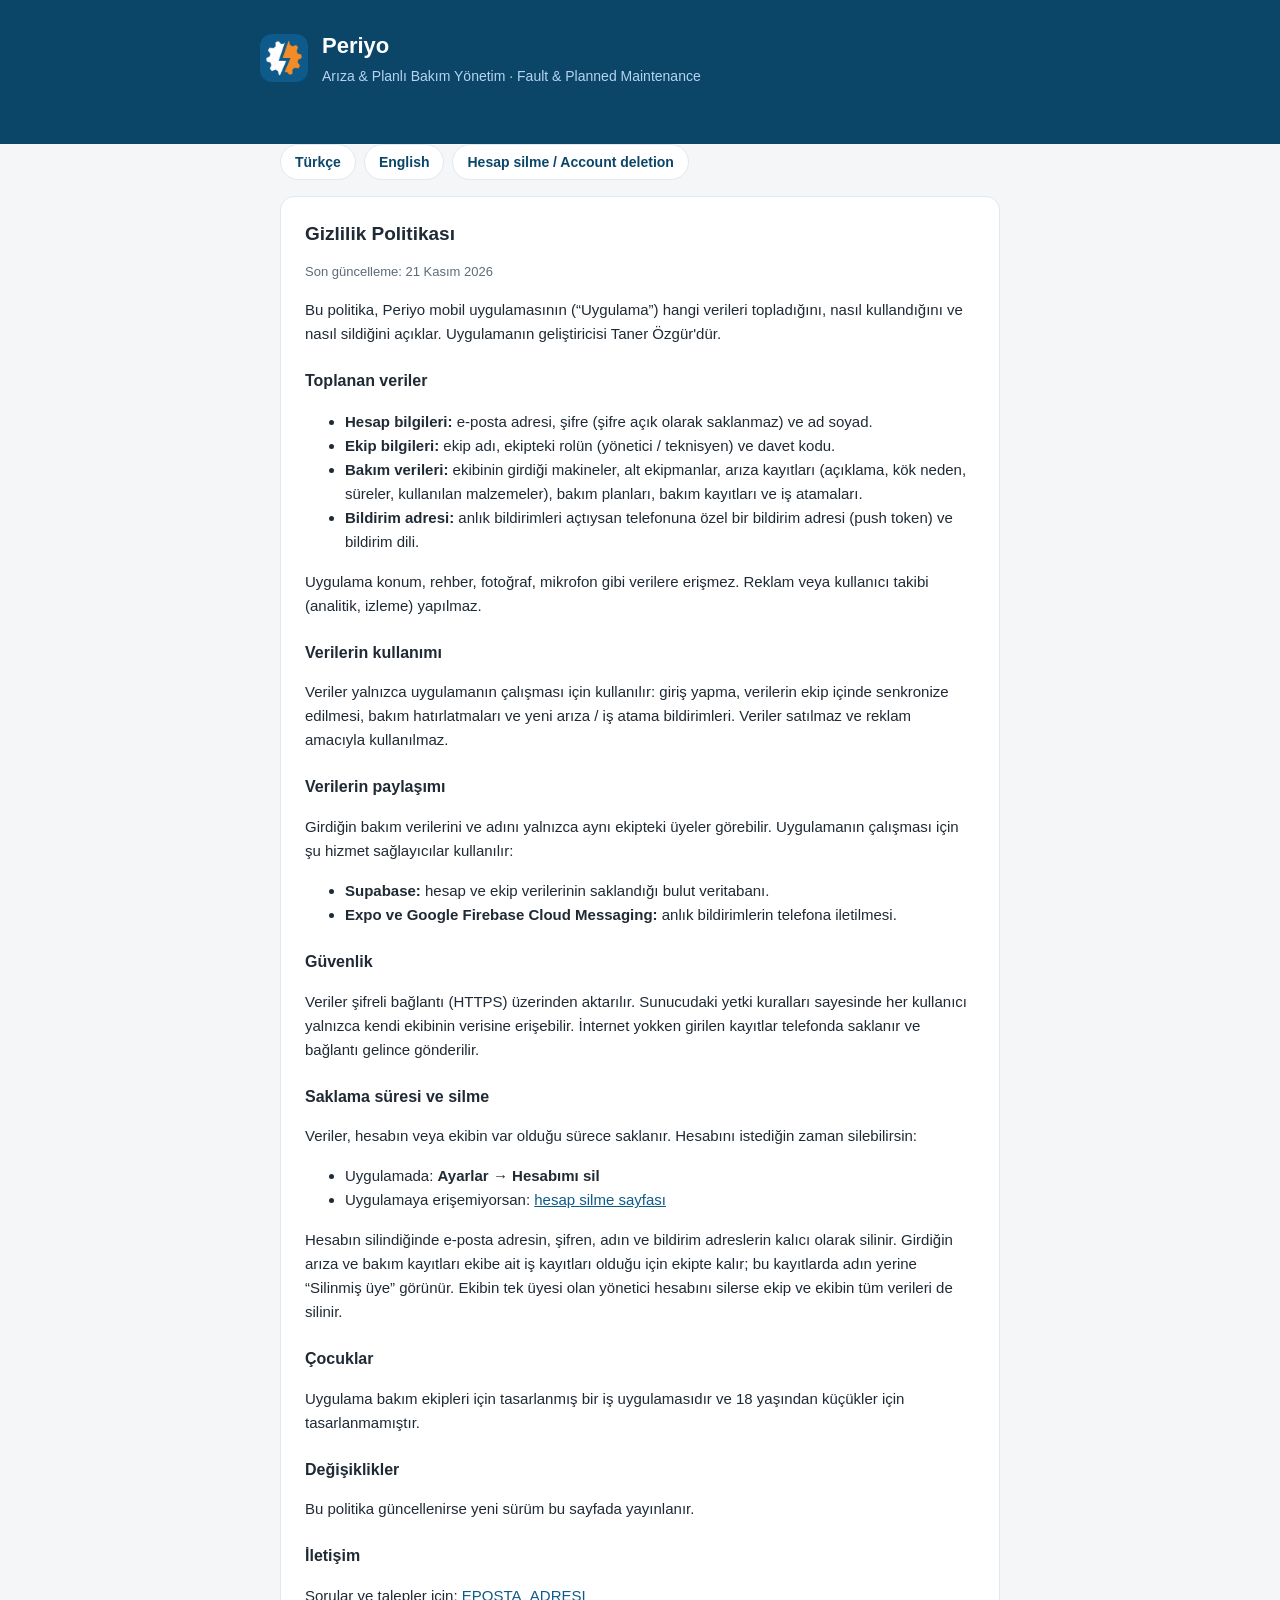
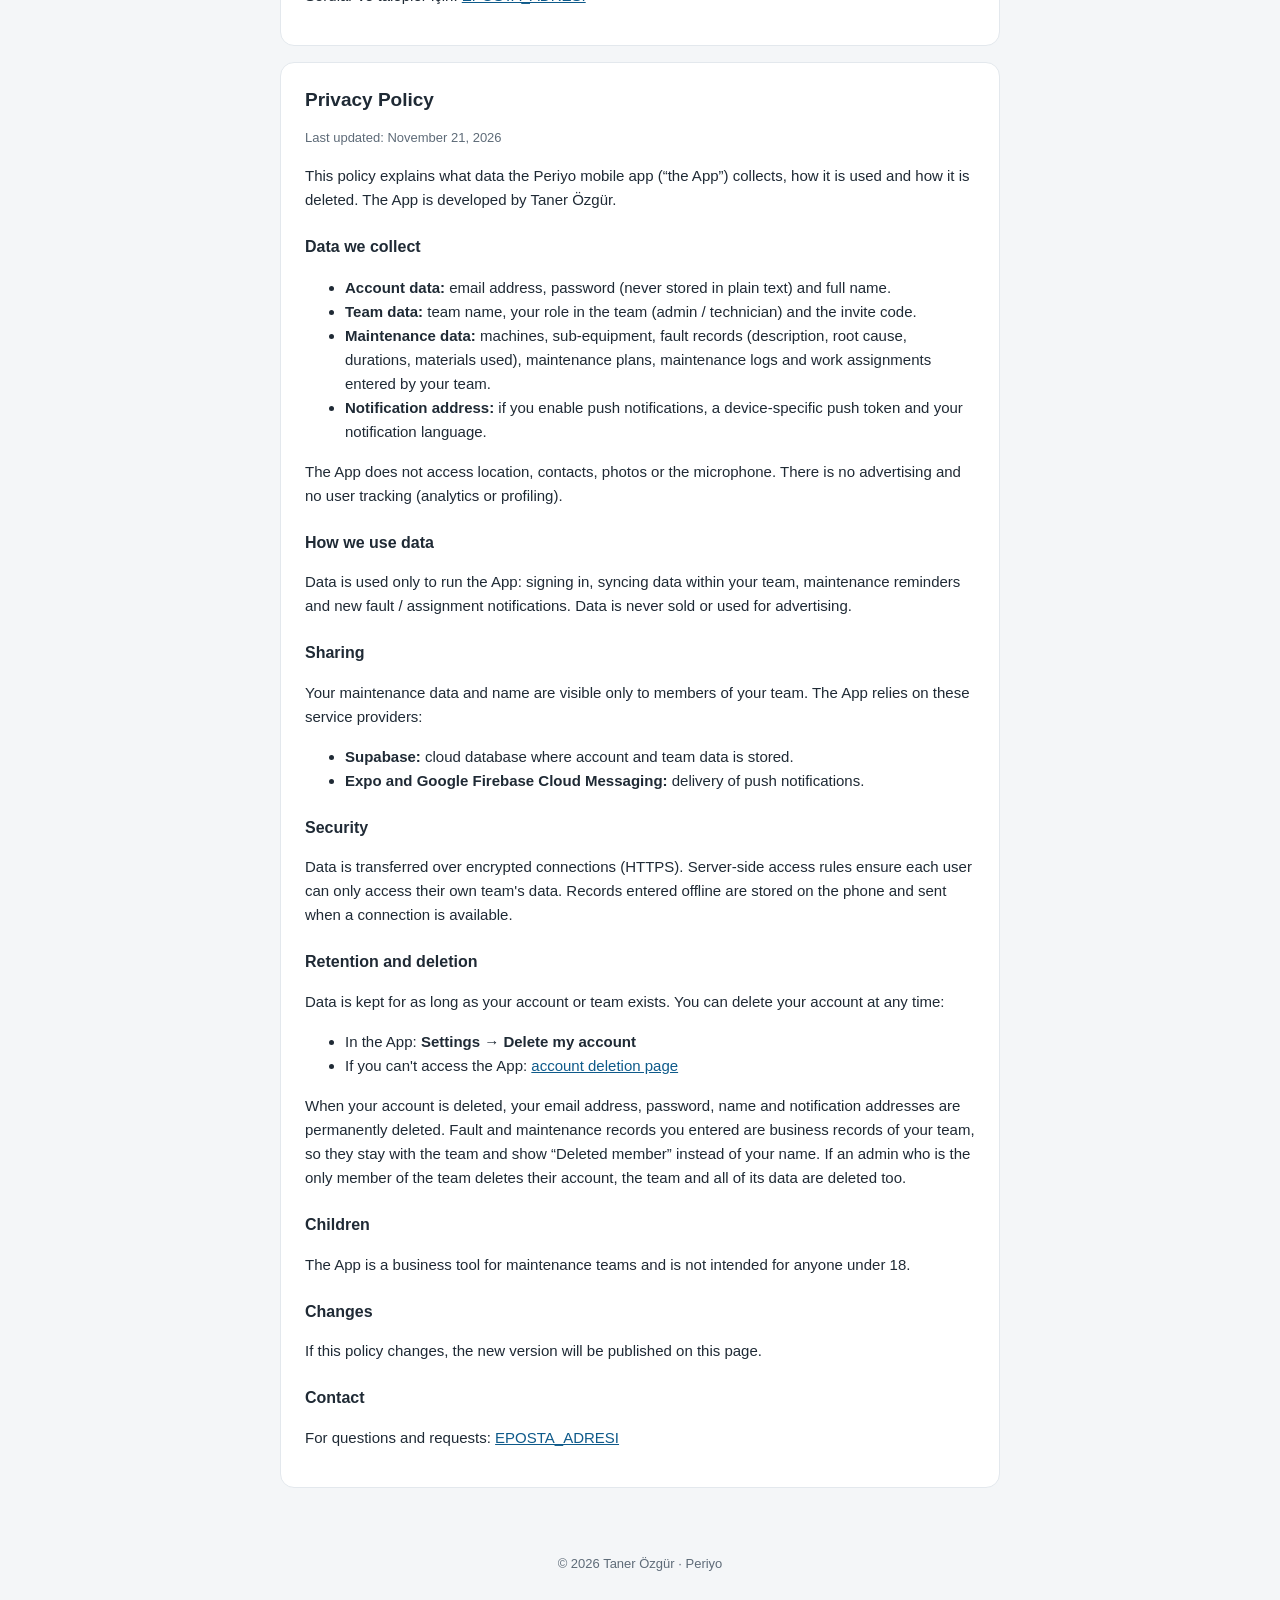
<file: index.html>
<!DOCTYPE html>
<html lang="tr">
<head>
<meta charset="utf-8">
<meta name="viewport" content="width=device-width, initial-scale=1">
<title>Periyo – Gizlilik Politikası / Privacy Policy</title>
<link rel="stylesheet" href="style.css">
</head>
<body>
<header>
  <div class="wrap">
    <img src="logo.png" alt="Periyo logo">
    <div>
      <h1>Periyo</h1>
      <p>Arıza &amp; Planlı Bakım Yönetim · Fault &amp; Planned Maintenance</p>
    </div>
  </div>
</header>
<main class="wrap">
  <div class="lang"><a href="#tr">Türkçe</a><a href="#en">English</a><a href="hesap-silme.html">Hesap silme / Account deletion</a></div>

  <section class="card" id="tr">
    <h2>Gizlilik Politikası</h2>
    <p class="muted">Son güncelleme: 21 Kasım 2026</p>
    <p>Bu politika, Periyo mobil uygulamasının (“Uygulama”) hangi verileri topladığını, nasıl kullandığını ve nasıl sildiğini açıklar. Uygulamanın geliştiricisi Taner Özgür'dür.</p>

    <h3>Toplanan veriler</h3>
    <ul>
      <li><strong>Hesap bilgileri:</strong> e-posta adresi, şifre (şifre açık olarak saklanmaz) ve ad soyad.</li>
      <li><strong>Ekip bilgileri:</strong> ekip adı, ekipteki rolün (yönetici / teknisyen) ve davet kodu.</li>
      <li><strong>Bakım verileri:</strong> ekibinin girdiği makineler, alt ekipmanlar, arıza kayıtları (açıklama, kök neden, süreler, kullanılan malzemeler), bakım planları, bakım kayıtları ve iş atamaları.</li>
      <li><strong>Bildirim adresi:</strong> anlık bildirimleri açtıysan telefonuna özel bir bildirim adresi (push token) ve bildirim dili.</li>
    </ul>
    <p>Uygulama konum, rehber, fotoğraf, mikrofon gibi verilere erişmez. Reklam veya kullanıcı takibi (analitik, izleme) yapılmaz.</p>

    <h3>Verilerin kullanımı</h3>
    <p>Veriler yalnızca uygulamanın çalışması için kullanılır: giriş yapma, verilerin ekip içinde senkronize edilmesi, bakım hatırlatmaları ve yeni arıza / iş atama bildirimleri. Veriler satılmaz ve reklam amacıyla kullanılmaz.</p>

    <h3>Verilerin paylaşımı</h3>
    <p>Girdiğin bakım verilerini ve adını yalnızca aynı ekipteki üyeler görebilir. Uygulamanın çalışması için şu hizmet sağlayıcılar kullanılır:</p>
    <ul>
      <li><strong>Supabase:</strong> hesap ve ekip verilerinin saklandığı bulut veritabanı.</li>
      <li><strong>Expo ve Google Firebase Cloud Messaging:</strong> anlık bildirimlerin telefona iletilmesi.</li>
    </ul>

    <h3>Güvenlik</h3>
    <p>Veriler şifreli bağlantı (HTTPS) üzerinden aktarılır. Sunucudaki yetki kuralları sayesinde her kullanıcı yalnızca kendi ekibinin verisine erişebilir. İnternet yokken girilen kayıtlar telefonda saklanır ve bağlantı gelince gönderilir.</p>

    <h3>Saklama süresi ve silme</h3>
    <p>Veriler, hesabın veya ekibin var olduğu sürece saklanır. Hesabını istediğin zaman silebilirsin:</p>
    <ul>
      <li>Uygulamada: <strong>Ayarlar → Hesabımı sil</strong></li>
      <li>Uygulamaya erişemiyorsan: <a href="hesap-silme.html">hesap silme sayfası</a></li>
    </ul>
    <p>Hesabın silindiğinde e-posta adresin, şifren, adın ve bildirim adreslerin kalıcı olarak silinir. Girdiğin arıza ve bakım kayıtları ekibe ait iş kayıtları olduğu için ekipte kalır; bu kayıtlarda adın yerine “Silinmiş üye” görünür. Ekibin tek üyesi olan yönetici hesabını silerse ekip ve ekibin tüm verileri de silinir.</p>

    <h3>Çocuklar</h3>
    <p>Uygulama bakım ekipleri için tasarlanmış bir iş uygulamasıdır ve 18 yaşından küçükler için tasarlanmamıştır.</p>

    <h3>Değişiklikler</h3>
    <p>Bu politika güncellenirse yeni sürüm bu sayfada yayınlanır.</p>

    <h3>İletişim</h3>
    <p>Sorular ve talepler için: <a href="mailto:EPOSTA_ADRESI">EPOSTA_ADRESI</a></p>
  </section>

  <section class="card" id="en">
    <h2>Privacy Policy</h2>
    <p class="muted">Last updated: November 21, 2026</p>
    <p>This policy explains what data the Periyo mobile app (“the App”) collects, how it is used and how it is deleted. The App is developed by Taner Özgür.</p>

    <h3>Data we collect</h3>
    <ul>
      <li><strong>Account data:</strong> email address, password (never stored in plain text) and full name.</li>
      <li><strong>Team data:</strong> team name, your role in the team (admin / technician) and the invite code.</li>
      <li><strong>Maintenance data:</strong> machines, sub-equipment, fault records (description, root cause, durations, materials used), maintenance plans, maintenance logs and work assignments entered by your team.</li>
      <li><strong>Notification address:</strong> if you enable push notifications, a device-specific push token and your notification language.</li>
    </ul>
    <p>The App does not access location, contacts, photos or the microphone. There is no advertising and no user tracking (analytics or profiling).</p>

    <h3>How we use data</h3>
    <p>Data is used only to run the App: signing in, syncing data within your team, maintenance reminders and new fault / assignment notifications. Data is never sold or used for advertising.</p>

    <h3>Sharing</h3>
    <p>Your maintenance data and name are visible only to members of your team. The App relies on these service providers:</p>
    <ul>
      <li><strong>Supabase:</strong> cloud database where account and team data is stored.</li>
      <li><strong>Expo and Google Firebase Cloud Messaging:</strong> delivery of push notifications.</li>
    </ul>

    <h3>Security</h3>
    <p>Data is transferred over encrypted connections (HTTPS). Server-side access rules ensure each user can only access their own team's data. Records entered offline are stored on the phone and sent when a connection is available.</p>

    <h3>Retention and deletion</h3>
    <p>Data is kept for as long as your account or team exists. You can delete your account at any time:</p>
    <ul>
      <li>In the App: <strong>Settings → Delete my account</strong></li>
      <li>If you can't access the App: <a href="hesap-silme.html#en">account deletion page</a></li>
    </ul>
    <p>When your account is deleted, your email address, password, name and notification addresses are permanently deleted. Fault and maintenance records you entered are business records of your team, so they stay with the team and show “Deleted member” instead of your name. If an admin who is the only member of the team deletes their account, the team and all of its data are deleted too.</p>

    <h3>Children</h3>
    <p>The App is a business tool for maintenance teams and is not intended for anyone under 18.</p>

    <h3>Changes</h3>
    <p>If this policy changes, the new version will be published on this page.</p>

    <h3>Contact</h3>
    <p>For questions and requests: <a href="mailto:EPOSTA_ADRESI">EPOSTA_ADRESI</a></p>
  </section>
</main>
<footer>© 2026 Taner Özgür · Periyo</footer>
</body>
</html>
</file>
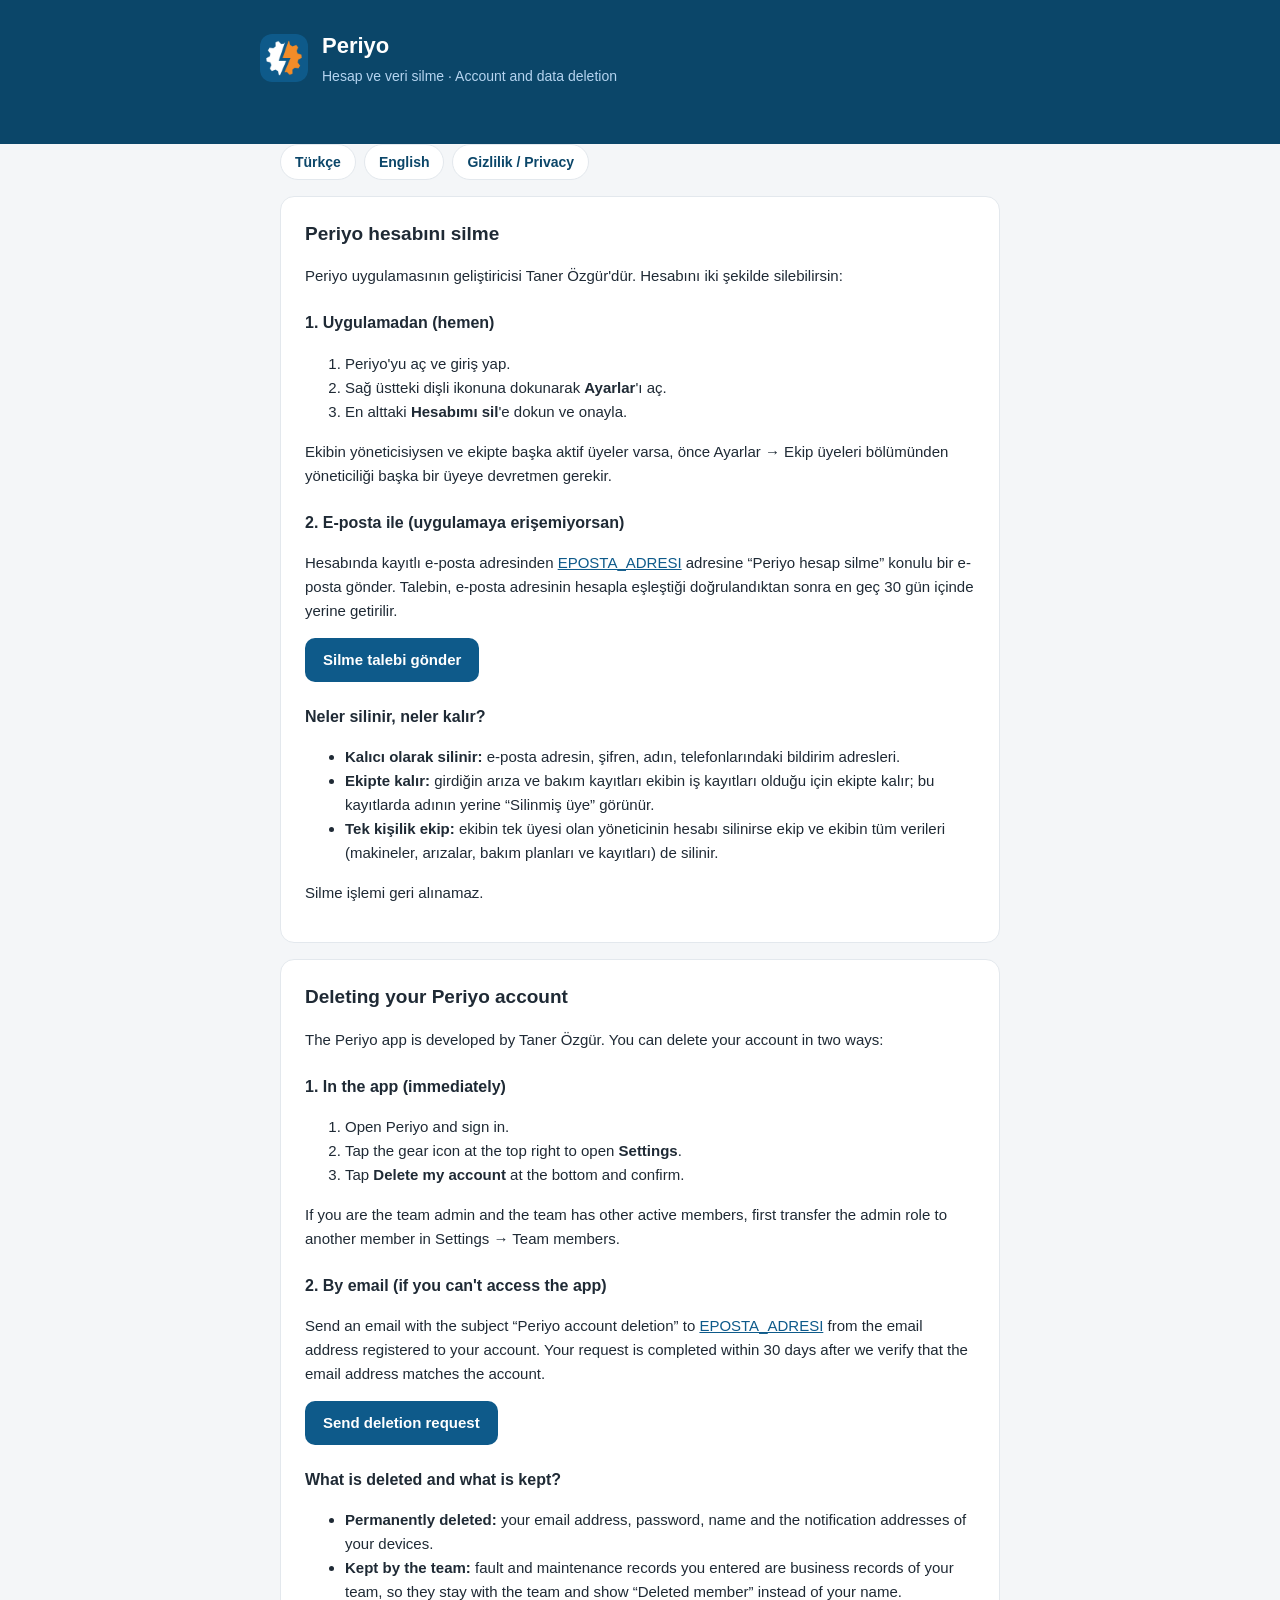
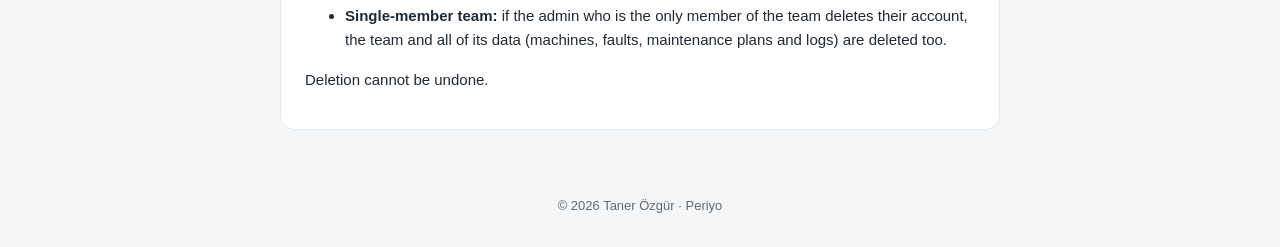
<file: hesap-silme.html>
<!DOCTYPE html>
<html lang="tr">
<head>
<meta charset="utf-8">
<meta name="viewport" content="width=device-width, initial-scale=1">
<title>Periyo – Hesap Silme / Account Deletion</title>
<link rel="stylesheet" href="style.css">
</head>
<body>
<header>
  <div class="wrap">
    <img src="logo.png" alt="Periyo logo">
    <div>
      <h1>Periyo</h1>
      <p>Hesap ve veri silme · Account and data deletion</p>
    </div>
  </div>
</header>
<main class="wrap">
  <div class="lang"><a href="#tr">Türkçe</a><a href="#en">English</a><a href="index.html">Gizlilik / Privacy</a></div>

  <section class="card" id="tr">
    <h2>Periyo hesabını silme</h2>
    <p>Periyo uygulamasının geliştiricisi Taner Özgür'dür. Hesabını iki şekilde silebilirsin:</p>

    <h3>1. Uygulamadan (hemen)</h3>
    <ol>
      <li>Periyo'yu aç ve giriş yap.</li>
      <li>Sağ üstteki dişli ikonuna dokunarak <strong>Ayarlar</strong>'ı aç.</li>
      <li>En alttaki <strong>Hesabımı sil</strong>'e dokun ve onayla.</li>
    </ol>
    <p>Ekibin yöneticisiysen ve ekipte başka aktif üyeler varsa, önce Ayarlar → Ekip üyeleri bölümünden yöneticiliği başka bir üyeye devretmen gerekir.</p>

    <h3>2. E-posta ile (uygulamaya erişemiyorsan)</h3>
    <p>Hesabında kayıtlı e-posta adresinden <a href="mailto:EPOSTA_ADRESI?subject=Periyo%20hesap%20silme">EPOSTA_ADRESI</a> adresine “Periyo hesap silme” konulu bir e-posta gönder. Talebin, e-posta adresinin hesapla eşleştiği doğrulandıktan sonra en geç 30 gün içinde yerine getirilir.</p>
    <p><a class="btn" href="mailto:EPOSTA_ADRESI?subject=Periyo%20hesap%20silme">Silme talebi gönder</a></p>

    <h3>Neler silinir, neler kalır?</h3>
    <ul>
      <li><strong>Kalıcı olarak silinir:</strong> e-posta adresin, şifren, adın, telefonlarındaki bildirim adresleri.</li>
      <li><strong>Ekipte kalır:</strong> girdiğin arıza ve bakım kayıtları ekibin iş kayıtları olduğu için ekipte kalır; bu kayıtlarda adının yerine “Silinmiş üye” görünür.</li>
      <li><strong>Tek kişilik ekip:</strong> ekibin tek üyesi olan yöneticinin hesabı silinirse ekip ve ekibin tüm verileri (makineler, arızalar, bakım planları ve kayıtları) de silinir.</li>
    </ul>
    <p>Silme işlemi geri alınamaz.</p>
  </section>

  <section class="card" id="en">
    <h2>Deleting your Periyo account</h2>
    <p>The Periyo app is developed by Taner Özgür. You can delete your account in two ways:</p>

    <h3>1. In the app (immediately)</h3>
    <ol>
      <li>Open Periyo and sign in.</li>
      <li>Tap the gear icon at the top right to open <strong>Settings</strong>.</li>
      <li>Tap <strong>Delete my account</strong> at the bottom and confirm.</li>
    </ol>
    <p>If you are the team admin and the team has other active members, first transfer the admin role to another member in Settings → Team members.</p>

    <h3>2. By email (if you can't access the app)</h3>
    <p>Send an email with the subject “Periyo account deletion” to <a href="mailto:EPOSTA_ADRESI?subject=Periyo%20account%20deletion">EPOSTA_ADRESI</a> from the email address registered to your account. Your request is completed within 30 days after we verify that the email address matches the account.</p>
    <p><a class="btn" href="mailto:EPOSTA_ADRESI?subject=Periyo%20account%20deletion">Send deletion request</a></p>

    <h3>What is deleted and what is kept?</h3>
    <ul>
      <li><strong>Permanently deleted:</strong> your email address, password, name and the notification addresses of your devices.</li>
      <li><strong>Kept by the team:</strong> fault and maintenance records you entered are business records of your team, so they stay with the team and show “Deleted member” instead of your name.</li>
      <li><strong>Single-member team:</strong> if the admin who is the only member of the team deletes their account, the team and all of its data (machines, faults, maintenance plans and logs) are deleted too.</li>
    </ul>
    <p>Deletion cannot be undone.</p>
  </section>
</main>
<footer>© 2026 Taner Özgür · Periyo</footer>
</body>
</html>
</file>
<file: style.css>
:root { --blue: #0B4669; --text: #1F2A35; --muted: #5E6B78; --bg: #F4F6F8; --card: #fff; --border: #E3E8ED; }
* { box-sizing: border-box; }
body { margin: 0; font-family: -apple-system, "Segoe UI", Roboto, Inter, Arial, sans-serif; color: var(--text); background: var(--bg); line-height: 1.6; }
header { background: var(--blue); color: #fff; padding: 28px 20px 56px; }
header .wrap { display: flex; align-items: center; gap: 14px; }
header img { width: 48px; height: 48px; border-radius: 12px; }
header h1 { margin: 0; font-size: 22px; }
header p { margin: 2px 0 0; color: #B5D4F0; font-size: 14px; }
.wrap { max-width: 760px; margin: 0 auto; }
main { padding: 0 20px 40px; margin-top: -32px; }
.card { background: var(--card); border: 1px solid var(--border); border-radius: 14px; padding: 22px 24px; margin-bottom: 16px; }
h2 { font-size: 19px; margin: 0 0 6px; }
h3 { font-size: 16px; margin: 22px 0 4px; }
p, li { font-size: 15px; }
.muted { color: var(--muted); font-size: 13px; }
.lang { display: flex; gap: 8px; margin-bottom: 16px; }
.lang a { background: var(--card); border: 1px solid var(--border); border-radius: 999px; padding: 6px 14px; color: var(--blue); text-decoration: none; font-size: 14px; font-weight: 600; }
a { color: #0E5A8A; }
.btn { display: inline-block; background: #0E5A8A; color: #fff !important; padding: 10px 18px; border-radius: 10px; text-decoration: none; font-weight: 600; }
footer { text-align: center; color: var(--muted); font-size: 13px; padding: 10px 20px 30px; }
</file>
